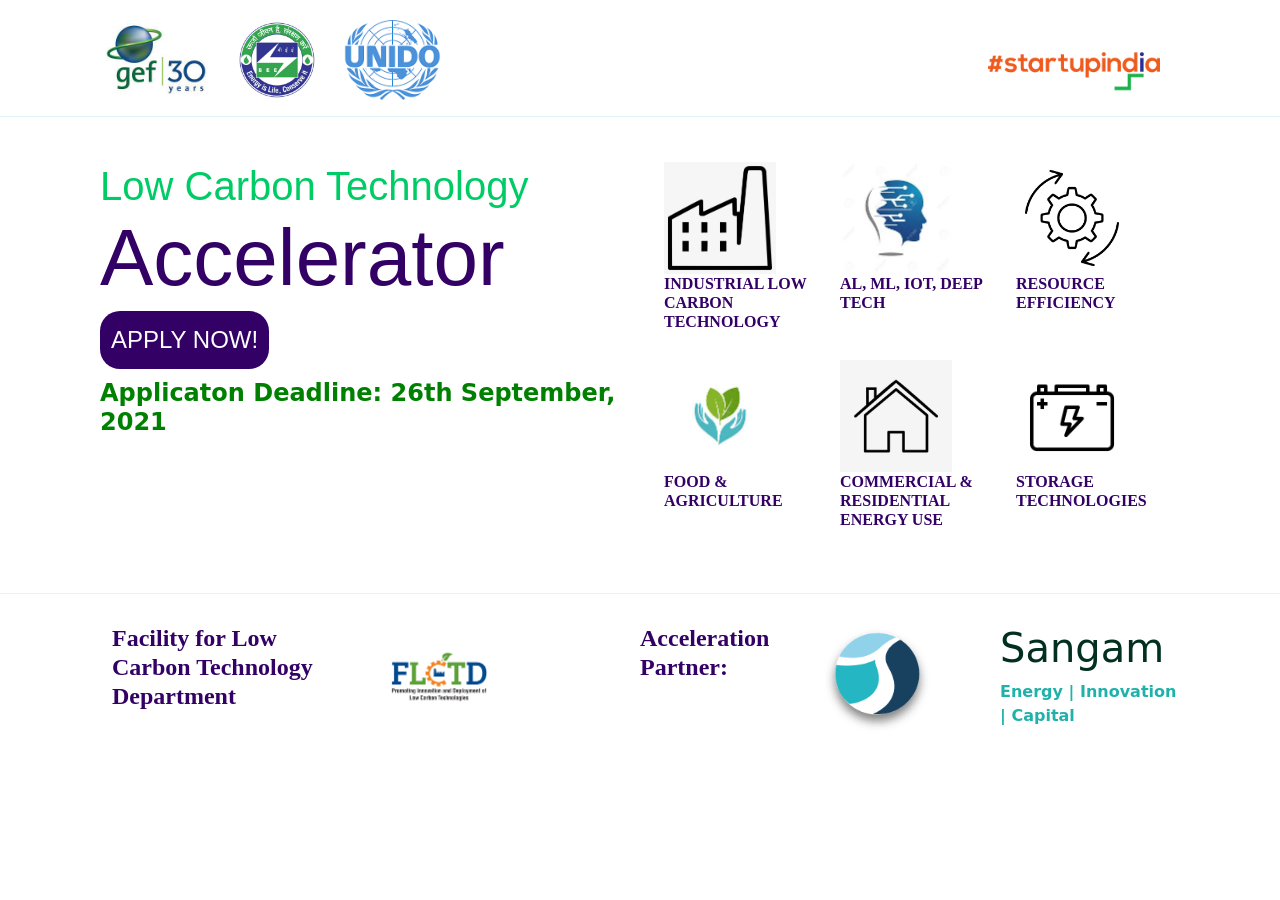
<file: index.html>
<!DOCTYPE html>
<html lang="en">
<head>
    <meta charset="UTF-8">
    <meta http-equiv="X-UA-Compatible" content="IE=edge">
    <meta name="viewport" content="width=device-width, initial-scale=1.0">

    <!--Google Fonts-->
    <link rel="preconnect" href="https://fonts.googleapis.com">
    <link rel="preconnect" href="https://fonts.gstatic.com" crossorigin>
    <link href="https://fonts.googleapis.com/css2?family=Montserrat:wght@200;300;400;500;600&display=swap" rel="stylesheet">
    
     <!--Bootstrap-->
    <script src="https://ajax.googleapis.com/ajax/libs/jquery/2.2.0/jquery.min.js"></script>
    <link href="https://cdn.jsdelivr.net/npm/bootstrap@5.0.2/dist/css/bootstrap.min.css" rel="stylesheet" integrity="sha384-EVSTQN3/azprG1Anm3QDgpJLIm9Nao0Yz1ztcQTwFspd3yD65VohhpuuCOmLASjC" crossorigin="anonymous">
    <script src="https://cdn.jsdelivr.net/npm/bootstrap@5.0.2/dist/js/bootstrap.bundle.min.js" integrity="sha384-MrcW6ZMFYlzcLA8Nl+NtUVF0sA7MsXsP1UyJoMp4YLEuNSfAP+JcXn/tWtIaxVXM" crossorigin="anonymous"></script>
    <link rel="stylesheet" href="style.css">
    <title>#Startupindia</title>
</head>
<body>
    <div class="top-container">
        <img class="gef-logo logo" src="gef.jpg" alt="gef-logo">
        <img class="energy-logo logo" src="energy.jpg" alt="energy-logo">
        <img class="unido-logo logo" src="unido.png" alt="unido-logo">
        <img class="start-India logo" src="Startup-India.png" alt="Startup-India-logo">
    </div>

    <hr style="height: 10px; color: skyblue">
    <div class="middle-container">
        <div class="row">
            <div class="col-lg-6">
                <h2 class="sub-heading-1">Low Carbon Technology</h2>
                <h1 class="main-heading">Accelerator</h1>
                <button class="btn" type="button">APPLY NOW!</button>
                <h3 class="sub-heading-2">Applicaton Deadline: 26th September, 2021</h3>
            </div>

            <div class="col-lg-6">
                <div class="container-fluid">
                    <div class="row">
                        <div class="col-lg-4 icons">
                            <img class="icon-img" src="factory.png" alt="industry-logo">
                            <h3 class="icon-heading">Industrial low carbon Technology</h3>
                        </div>
                        <div class="col-lg-4 icons">
                            <img class="icon-img al" src="Al.jpg" alt="al_logo">
                            <h3 class="icon-heading">Al, Ml, Iot, Deep tech</h3>
                        </div>
                        <div class="col-lg-4 icons">
                            <img class="icon-img" src="resource.png" alt="resorce_logo">
                            <h3 class="icon-heading">Resource Efficiency</h3>
                        </div>
                    </div>
                    <div class="row">
                        <div class="col-lg-4 icons">
                            <img class="icon-img food" src="food.jpg" alt="food_logo">
                            <h3 class="icon-heading">Food & Agriculture</h3>
                        </div>
                        <div class="col-lg-4 icons">
                            <img class="icon-img" src="home.jpg" alt="home-logo">
                            <h3 class="icon-heading">Commercial & Residential energy use</h3>
                        </div>
                        <div class="col-lg-4 icons">
                            <img class="icon-img" src="storage.jpg" alt="storage-logo">
                            <h3 class="icon-heading">Storage Technologies</h3>
                        </div>
                    </div>
                </div>
            </div>
        </div>
    </div><!--end of middle-container-->
  
    <hr style="height: 10px; color: skyblue">

    <div class="grid-container">
        <div class="container-fluid">
            <div class="row">
                <div class="col-lg-6">
                    <div class="row">
                        <div class="col-lg-6">
                            <h2 class="bottom-heading">Facility for Low Carbon Technology Department</h2>
                        </div>
                        <div class="col-lg-6">
                            <img class="flctd-logo" src="flctd.png" alt="flctd-logo">
                        </div>
                    </div>
                </div>
                    
                <div class="col-lg-6">
                    <div class="row">
                        <div class="col-lg-4 footer-info">
                            <h2 class="bottom-heading">Acceleration Partner:</h2>
                        </div>
                        <div class="col-lg-4 footer-info">
                            <img class="sangam_logo" src="sangam.png" alt="sangam-logo">
                        </div>
                        <div class="col-lg-4 footer-info">
                            <h1 class="Sangam">Sangam</h1>
                            <p class="sangam-info">Energy | Innovation | Capital</p>
                        </div>
                    </div>
                </div>           
            </div>
        </div>
    </div>
</body>
</html>
</file>
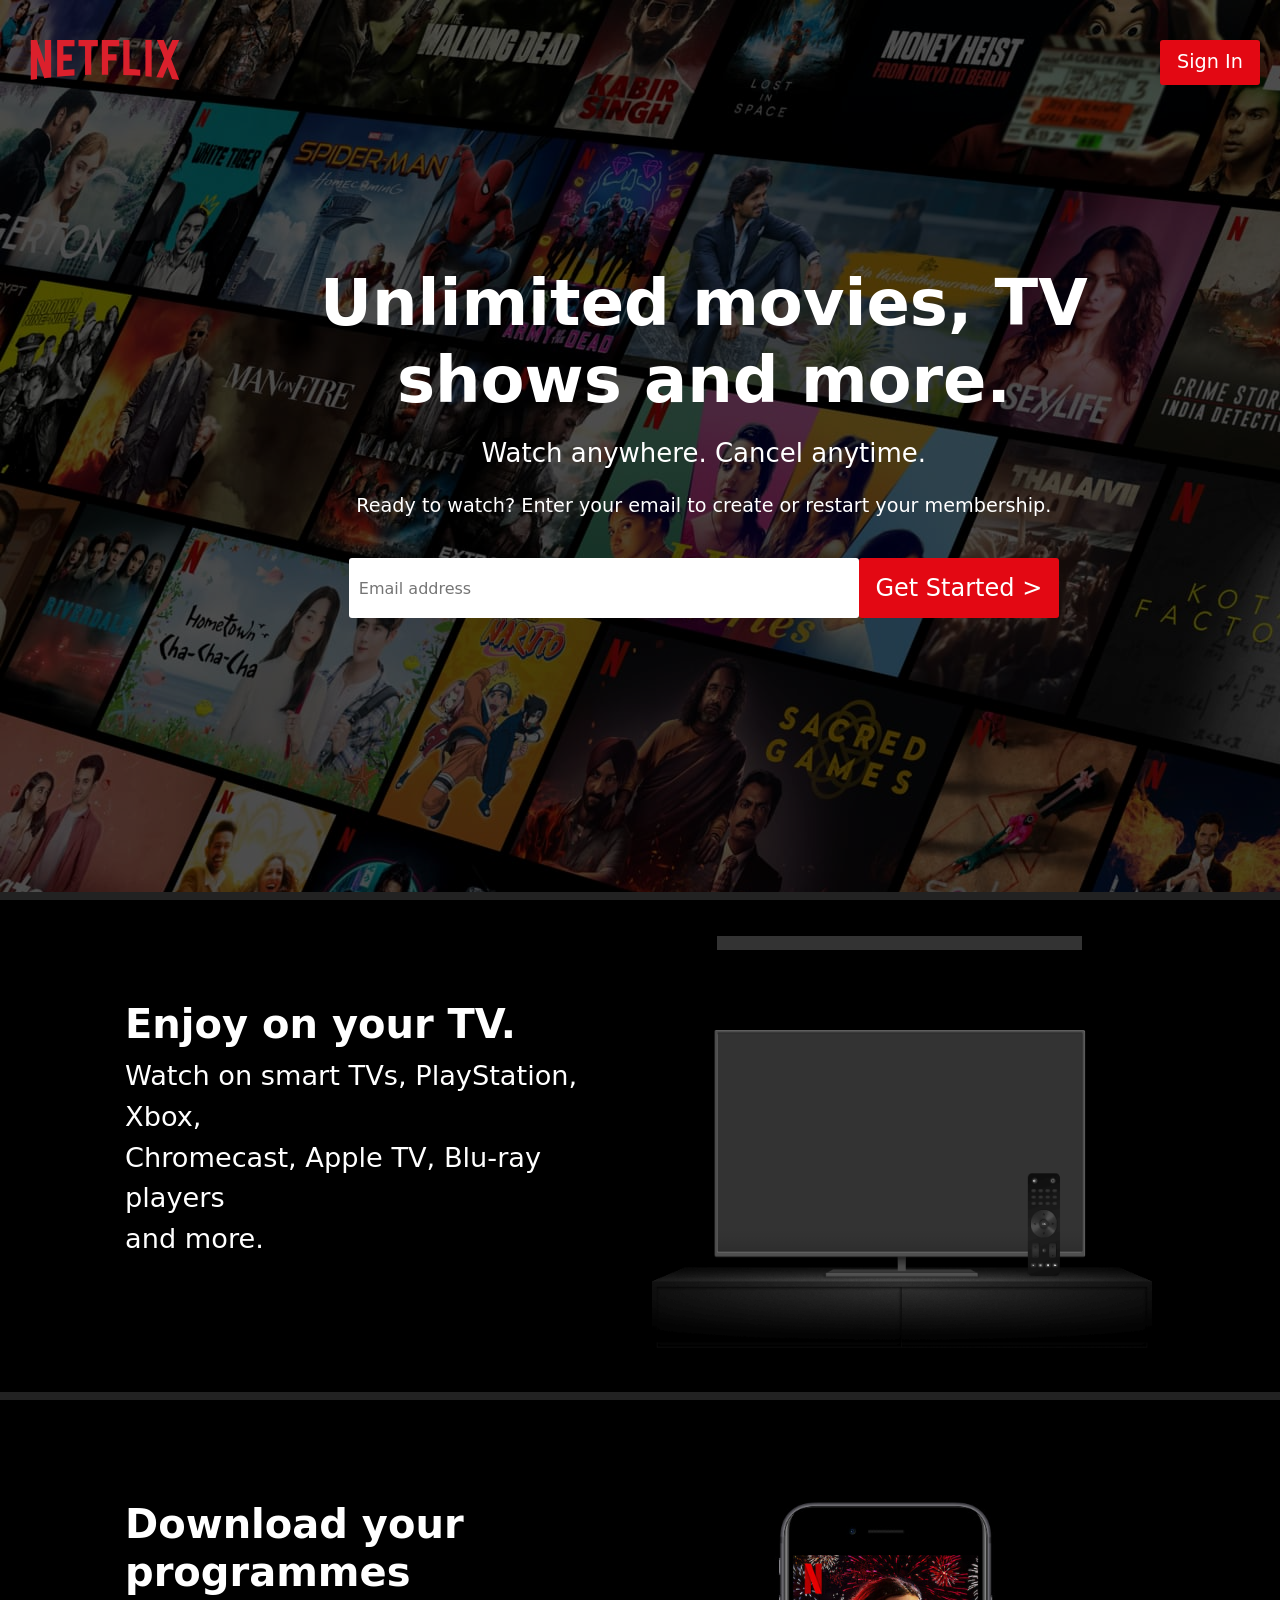
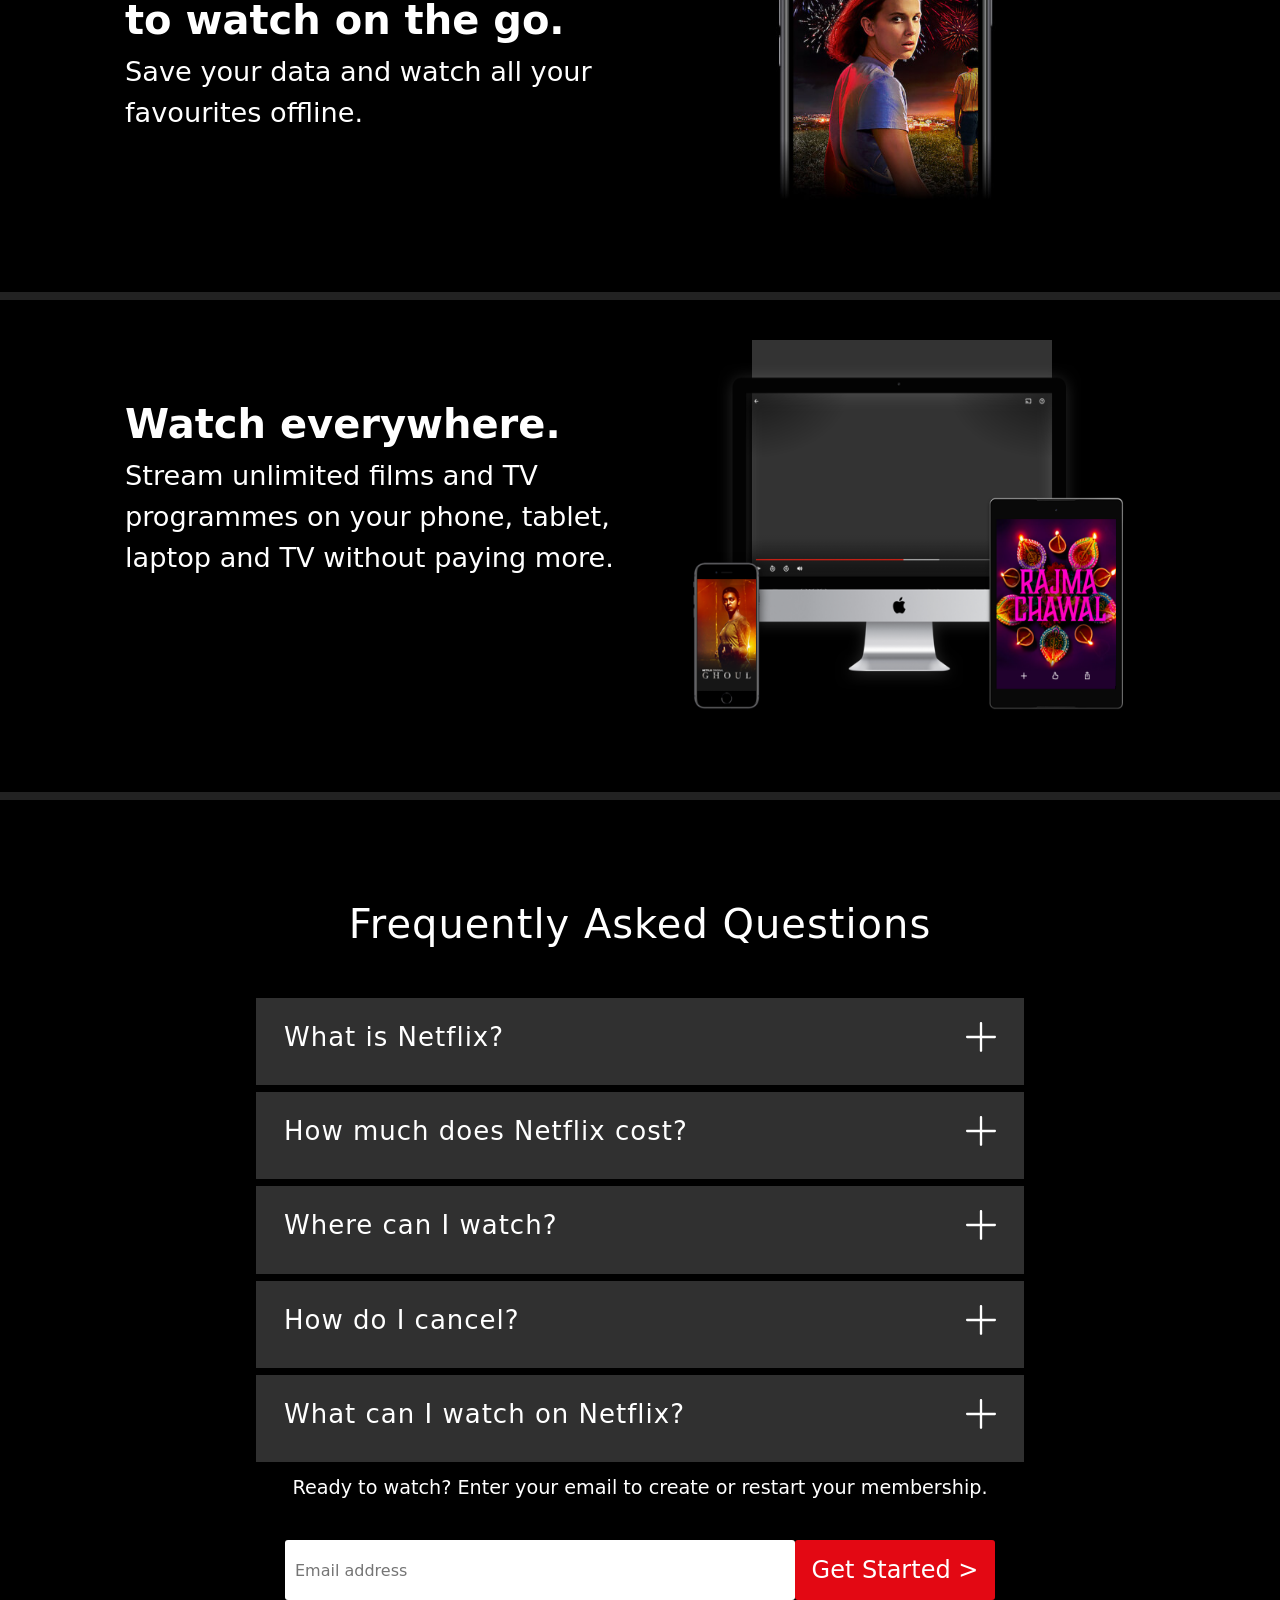
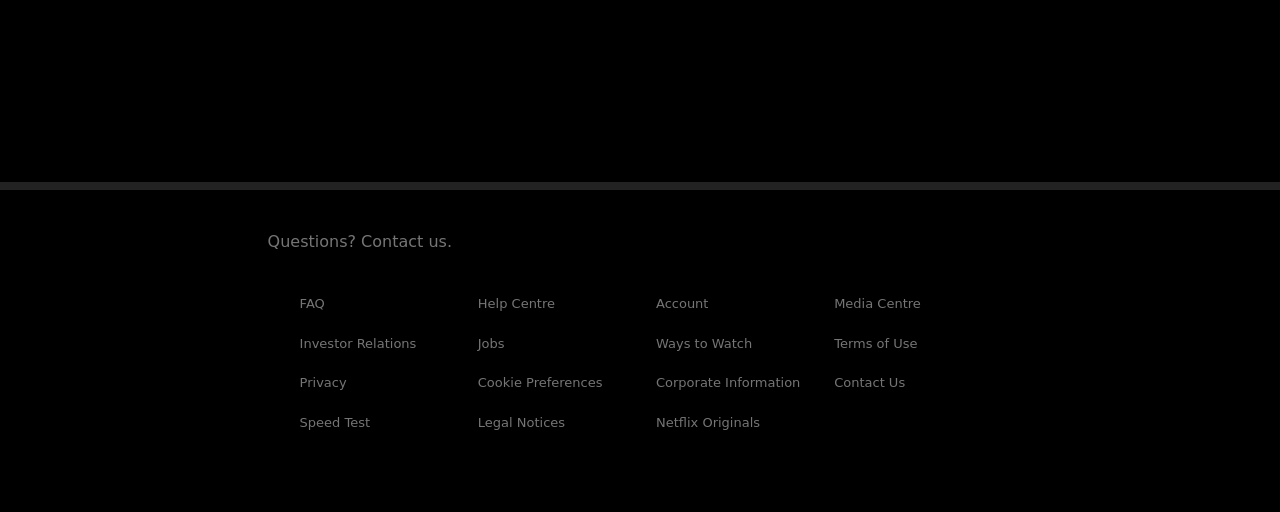
<file: Netflix/index.html>
<!DOCTYPE html>
<html lang="en">
<head>
    <meta charset="UTF-8">
    <meta http-equiv="X-UA-Compatible" content="IE=edge">
    <meta name="viewport" content="width=device-width, initial-scale=1.0">

    <!--Google Fonts-->
    <link rel="preconnect" href="https://fonts.googleapis.com">
    <link rel="preconnect" href="https://fonts.gstatic.com" crossorigin>
    <link href="https://fonts.googleapis.com/css2?family=Montserrat:wght@200;300;400;500;600&display=swap" rel="stylesheet">
    <link rel="stylesheet" href="https://cdnjs.cloudflare.com/ajax/libs/font-awesome/4.7.0/css/font-awesome.min.css">
     <!--Bootstrap-->
    <script src="https://ajax.googleapis.com/ajax/libs/jquery/2.2.0/jquery.min.js"></script>
    <link href="https://cdn.jsdelivr.net/npm/bootstrap@5.0.2/dist/css/bootstrap.min.css" rel="stylesheet" integrity="sha384-EVSTQN3/azprG1Anm3QDgpJLIm9Nao0Yz1ztcQTwFspd3yD65VohhpuuCOmLASjC" crossorigin="anonymous">
    <script src="https://cdn.jsdelivr.net/npm/bootstrap@5.0.2/dist/js/bootstrap.bundle.min.js" integrity="sha384-MrcW6ZMFYlzcLA8Nl+NtUVF0sA7MsXsP1UyJoMp4YLEuNSfAP+JcXn/tWtIaxVXM" crossorigin="anonymous"></script>
    <link rel="stylesheet" href="style.css">
    <link rel="icon" href="netflix-icon.svg">
    <title>Netflix India - Watch TV Shows Online, Watch Movies Online</title>
</head>
<body>
    <div class="top-container">
        <img class="bg" src="bg.jpg" alt="background">
        <div class="header-wrapper">
                <img class="logo" src="netflix.svg" alt="Netflix">
                <form action="signIn.html" method="post">
                    <button  type="submit" class="btn-Sign-In">Sign In</button>
                </form>
        </div>
        <div class="showcase-content">
            <h1 class="heading">Unlimited movies, TV<br> shows and more.</h1>
            <h2 class="sub-heading">Watch anywhere. Cancel anytime.</h2>
            <h4 class="info">Ready to watch? Enter your email to create or restart your membership.</h4>
            <form class="membership" method="POST">
                <input type="email" placeholder="Email address">
                <button type="submit">Get Started ></button>
            </form>
        </div>
    </div>

    <div class="second-container">
        <div class="container-fluid">
            <div class="row">
                <div class="col-lg-6 text1">
                    <h1 class="middle-heading">Enjoy on your TV.</h1>
                    <h2 class="middle-sub-heading">Watch on smart TVs, PlayStation, Xbox,<br> Chromecast, Apple TV, Blu-ray players<br> and more.</h2>
                </div>
                <div class="col-lg-6">
                    <div class="tv-container">
                        <img class="tv" src="tv.png" alt="TV">
                        <video controls="controls autoplay"  autoplay muted loop playsinline width="365" height="400">
                            <source src="video-tv-1.mp4" type="video/mp4">
                        </video>
                    </div>
                </div>
            </div>
        </div>
    </div>
    <div class="second-container">
        <div class="container-fluid">
            <div class="row">
                <div class="col-lg-6 col-xs-12 text1">
                    <h1 class="middle-heading">Download your programmes<br>to watch on the go.</h1>
                    <h2 class="middle-sub-heading">Save your data and watch all your favourites offline.</h2>
                </div>
                <div class="col-lg-6 col-xs-12">
                    <img class="phone" src="phone.jpg" alt="phone">
                </div>
            </div>
        </div>
    </div>
    <div class="second-container">
        <div class="container-fluid">
            <div class="row">
                <div class="col-lg-6 text1">
                    <h1 class="middle-heading">Watch everywhere.</h1>
                    <h2 class="middle-sub-heading">Stream unlimited films and TV programmes on your phone, tablet, laptop and TV without paying more.</h2>
                </div>
                <div class="col-lg-6">
                    <div class="tv-container2">
                        <img class="tv" src="tv2.png" alt="TV2">
                        <video controls="controls autoplay"  autoplay muted loop playsinline width="300" height="400">
                            <source src="video2.mp4" type="video/mp4">
                        </video>
                    </div>
                </div>
            </div>
        </div>
    </div>

    <section class="questions">
        <div class="faq_head">
            <h1>Frequently Asked Questions</h1>
        </div>
        <div class="collapsible-menu">
            <button type="button" class="collapsible">
                <h3>
                    What is Netflix?
                </h3>
                <img src="plus.svg" class="expand_icon">
            </button>
            <div class="content">
                <p>Netflix is a streaming service that offers a wide variety of award-winning TV shows, movies, anime,
                    documentaries and more – on thousands of internet-connected devices.
                </p><br>

                <p>You can watch as much as you want, whenever you want, without a single ad – all for one low monthly
                    price. There's always something new to discover, and new TV shows and movies are added every week!
                </p>
            </div>
        </div>
        <div class="collapsible-menu">
            <button type="button" class="collapsible">
                <h3>
                    How much does Netflix cost?
                </h3>
                <img src="plus.svg" class="expand_icon">
            </button>
            <div class="content">
                <p>Watch Netflix on your smartphone, tablet, Smart TV, laptop, or streaming device, all for one fixed
                    monthly fee. Plans range from ₹ 199 to ₹ 799 a month. No extra costs, no contracts.
                </p>
            </div>
        </div>
        <div class="collapsible-menu">
            <button type="button" class="collapsible">
                <h3>
                    Where can I watch?
                </h3>
                <img src="plus.svg" class="expand_icon">
            </button>
            <div class="content">
                <p>Watch anywhere, anytime, on an unlimited number of devices. Sign in with your Netflix account to
                    watch instantly on the web at netflix.com from your personal computer or on any internet-connected
                    device that offers the Netflix app, including smart TVs, smartphones, tablets, streaming media
                    players and game consoles.
                </p><br>

                <p>You can also download your favourite shows with the iOS, Android, or Windows 10 app. Use downloads to
                    watch while you're on the go and without an internet connection. Take Netflix with you anywhere.
                </p>
            </div>
        </div>
        <div class="collapsible-menu">
            <button type="button" class="collapsible">
                <h3>
                    How do I cancel?
                </h3>
                <img src="plus.svg" class="expand_icon">
            </button>
            <div class="content">
                <p>Netflix is flexible. There are no annoying contracts and no commitments. You can easily cancel your
                    account online in two clicks. There are no cancellation fees – start or stop your account anytime.
                </p>
            </div>
        </div>
        <div class="collapsible-menu">
            <button type="button" class="collapsible">
                <h3>
                    What can I watch on Netflix?
                </h3>
                <img src="plus.svg" class="expand_icon">
            </button>
            <div class="content">
                <p>Netflix has an extensive library of feature films, documentaries, TV shows, anime, award-winning
                    Netflix originals, and more. Watch as much as you want, anytime you want.</p>
            </div>
        </div>
        <h4 class="info">Ready to watch? Enter your email to create or restart your membership.</h4>
            <form class="membership" method="POST">
                <input type="email" placeholder="Email address">
                <button type="submit">Get Started ></button>
            </form>
    </section>

    <footer>
        <p>Questions? Contact us.</p>
        <ul class="footer-elements">
            <li class="footer-element">
                <a href="#"><span>FAQ</span></a>
            </li>
            <li class="footer-element">
                <a href="#"><span>Help Centre</span></a>
            </li>
            <li class="footer-element">
                <a href="#"><span>Account</span></a>
            </li>
            <li class="footer-element">
                <a href="#"><span>Media Centre</span></a>
            </li>
            <li class="footer-element">
                <a href="#"><span>Investor Relations</span></a>
            </li>
            <li class="footer-element">
                <a href="#"><span>Jobs</span></a>
            </li>
            <li class="footer-element">
                <a href="#"><span>Ways to Watch</span></a>
            </li>
            <li class="footer-element">
                <a href="#"><span>Terms of Use</span></a>
            </li>
            <li class="footer-element">
                <a href="#"><span>Privacy</span></a>
            </li>
            <li class="footer-element">
                <a href="#"><span>Cookie Preferences</span></a>
            </li>
            <li class="footer-element">
                <a href="#"><span>Corporate Information</span></a>
            </li>
            <li class="footer-element">
                <a href="#"><span>Contact Us</span></a>
            </li>
            <li class="footer-element">
                <a href="#"><span>Speed Test</span></a>
            </li>
            <li class="footer-element">
                <a href="#"><span>Legal Notices</span></a>
            </li>
            <li class="footer-element">
                <a href="#"><span>Netflix Originals</span></a>
            </li>
        </ul>
    </footer>

    <script src="script.js"></script>
</body>
</file>
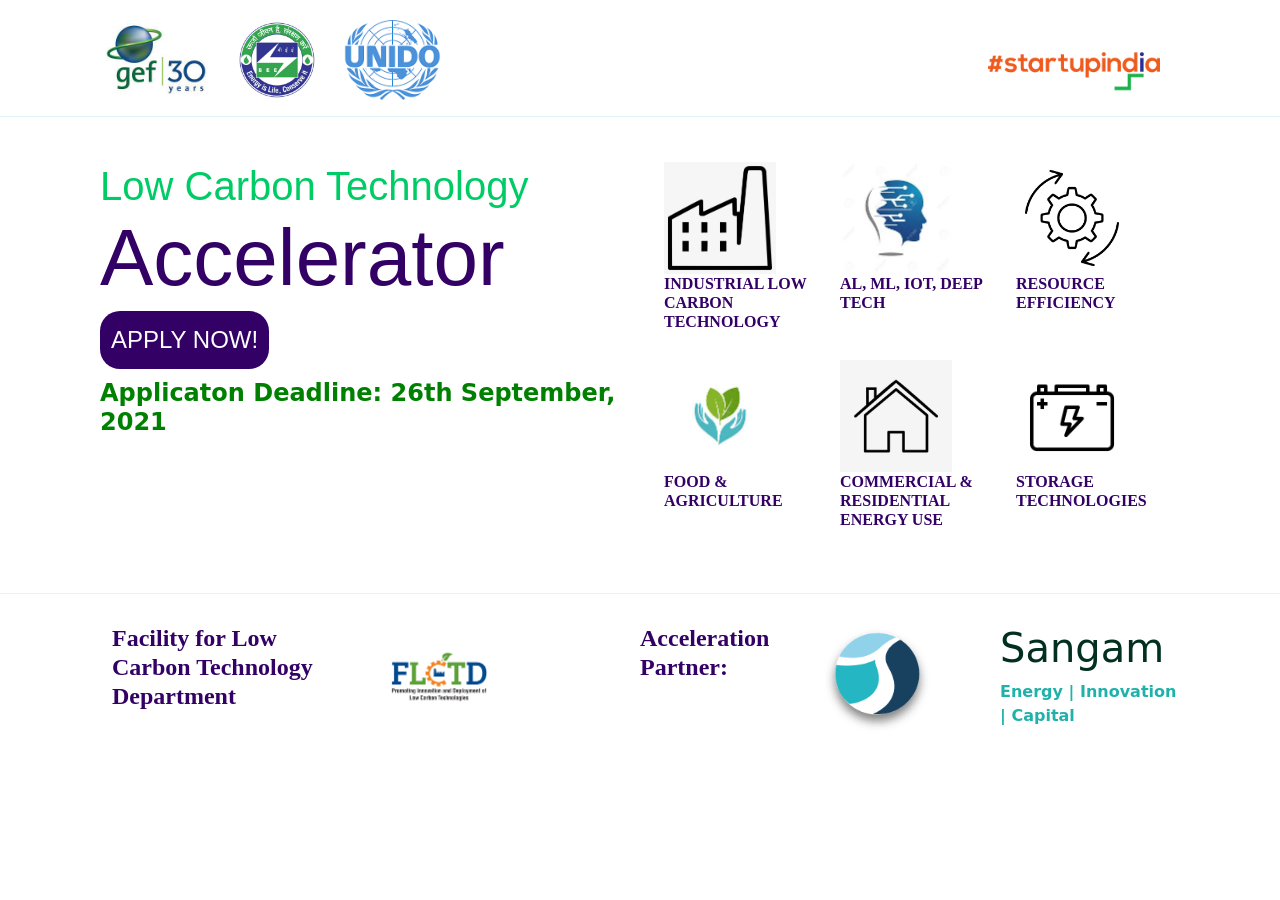
<file: project2/index.html>
<!DOCTYPE html>
<html lang="en">
<head>
    <meta charset="UTF-8">
    <meta http-equiv="X-UA-Compatible" content="IE=edge">
    <meta name="viewport" content="width=device-width, initial-scale=1.0">

    <!--Google Fonts-->
    <link rel="preconnect" href="https://fonts.googleapis.com">
    <link rel="preconnect" href="https://fonts.gstatic.com" crossorigin>
    <link href="https://fonts.googleapis.com/css2?family=Montserrat:wght@200;300;400;500;600&display=swap" rel="stylesheet">
    
     <!--Bootstrap-->
    <script src="https://ajax.googleapis.com/ajax/libs/jquery/2.2.0/jquery.min.js"></script>
    <link href="https://cdn.jsdelivr.net/npm/bootstrap@5.0.2/dist/css/bootstrap.min.css" rel="stylesheet" integrity="sha384-EVSTQN3/azprG1Anm3QDgpJLIm9Nao0Yz1ztcQTwFspd3yD65VohhpuuCOmLASjC" crossorigin="anonymous">
    <script src="https://cdn.jsdelivr.net/npm/bootstrap@5.0.2/dist/js/bootstrap.bundle.min.js" integrity="sha384-MrcW6ZMFYlzcLA8Nl+NtUVF0sA7MsXsP1UyJoMp4YLEuNSfAP+JcXn/tWtIaxVXM" crossorigin="anonymous"></script>
    <link rel="stylesheet" href="style.css">
    <title>#Startupindia</title>
</head>
<body>
    <div class="top-container">
        <img class="gef-logo logo" src="gef.jpg" alt="gef-logo">
        <img class="energy-logo logo" src="energy.jpg" alt="energy-logo">
        <img class="unido-logo logo" src="unido.png" alt="unido-logo">
        <img class="start-India logo" src="Startup-India.png" alt="Startup-India-logo">
    </div>

    <hr style="height: 10px; color: skyblue">
    <div class="middle-container">
        <div class="row">
            <div class="col-lg-6">
                <h2 class="sub-heading-1">Low Carbon Technology</h2>
                <h1 class="main-heading">Accelerator</h1>
                <button class="btn" type="button">APPLY NOW!</button>
                <h3 class="sub-heading-2">Applicaton Deadline: 26th September, 2021</h3>
            </div>

            <div class="col-lg-6">
                <div class="container-fluid">
                    <div class="row">
                        <div class="col-lg-4 icons">
                            <img class="icon-img" src="factory.png" alt="industry-logo">
                            <h3 class="icon-heading">Industrial low carbon Technology</h3>
                        </div>
                        <div class="col-lg-4 icons">
                            <img class="icon-img al" src="Al.jpg" alt="al_logo">
                            <h3 class="icon-heading">Al, Ml, Iot, Deep tech</h3>
                        </div>
                        <div class="col-lg-4 icons">
                            <img class="icon-img" src="resource.png" alt="resorce_logo">
                            <h3 class="icon-heading">Resource Efficiency</h3>
                        </div>
                    </div>
                    <div class="row">
                        <div class="col-lg-4 icons">
                            <img class="icon-img food" src="food.jpg" alt="food_logo">
                            <h3 class="icon-heading">Food & Agriculture</h3>
                        </div>
                        <div class="col-lg-4 icons">
                            <img class="icon-img" src="home.jpg" alt="home-logo">
                            <h3 class="icon-heading">Commercial & Residential energy use</h3>
                        </div>
                        <div class="col-lg-4 icons">
                            <img class="icon-img" src="storage.jpg" alt="storage-logo">
                            <h3 class="icon-heading">Storage Technologies</h3>
                        </div>
                    </div>
                </div>
            </div>
        </div>
    </div><!--end of middle-container-->
  
    <hr style="height: 10px; color: skyblue">

    <div class="grid-container">
        <div class="container-fluid">
            <div class="row">
                <div class="col-lg-6">
                    <div class="row">
                        <div class="col-lg-6">
                            <h2 class="bottom-heading">Facility for Low Carbon Technology Department</h2>
                        </div>
                        <div class="col-lg-6">
                            <img class="flctd-logo" src="flctd.png" alt="flctd-logo">
                        </div>
                    </div>
                </div>
                    
                <div class="col-lg-6">
                    <div class="row">
                        <div class="col-lg-4 footer-info">
                            <h2 class="bottom-heading">Acceleration Partner:</h2>
                        </div>
                        <div class="col-lg-4 footer-info">
                            <img class="sangam_logo" src="sangam.png" alt="sangam-logo">
                        </div>
                        <div class="col-lg-4 footer-info">
                            <h1 class="Sangam">Sangam</h1>
                            <p class="sangam-info">Energy | Innovation | Capital</p>
                        </div>
                    </div>
                </div>           
            </div>
        </div>
    </div>
</body>
</html>
</file>
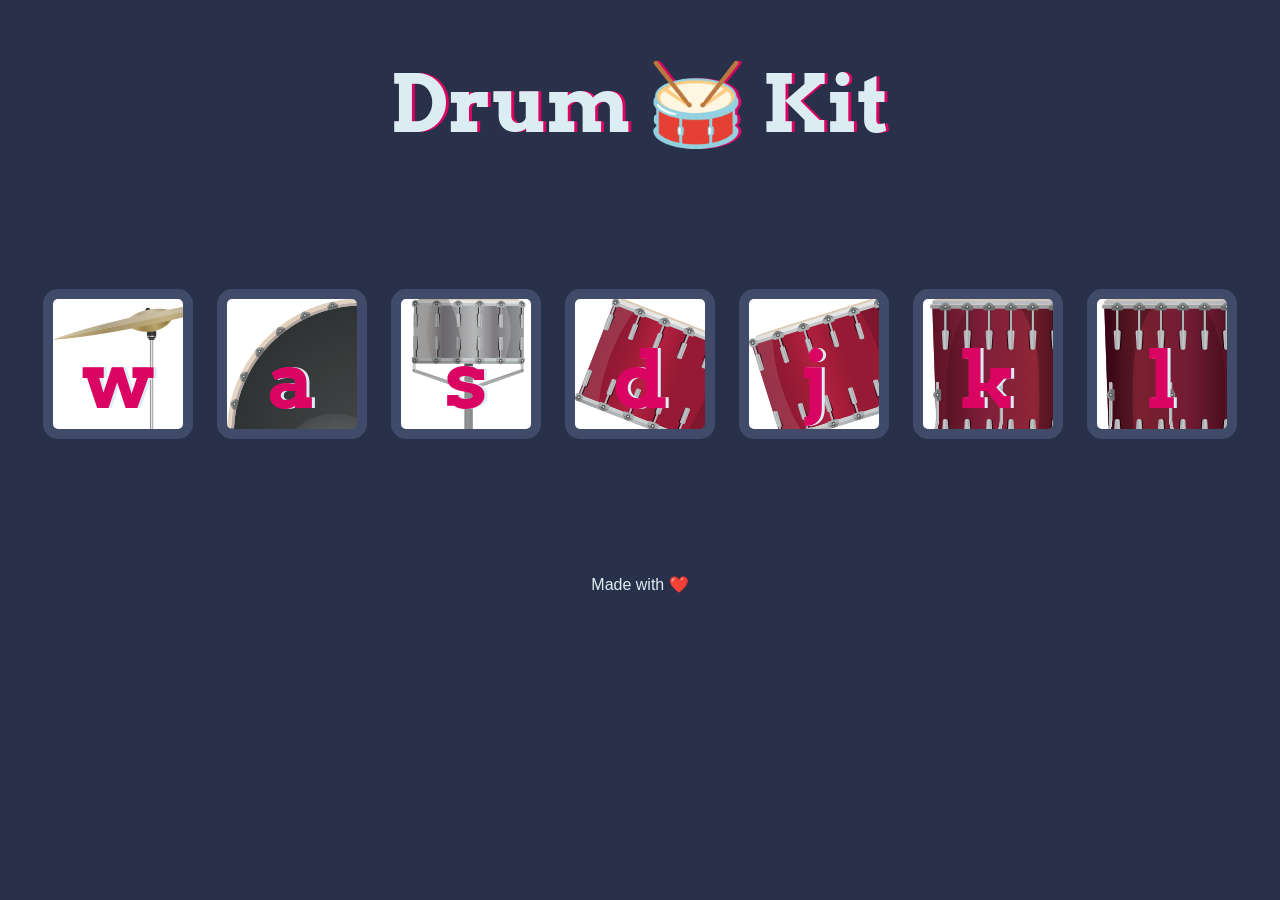
<file: project3/index.html>
<!DOCTYPE html>
<html lang="en" dir="ltr">

<head>
  <meta charset="utf-8">
  <title>Drum Kit</title>
  <link rel="stylesheet" href="styles.css">
  <link href="https://fonts.googleapis.com/css?family=Arvo" rel="stylesheet">
</head>

<body>

  <h1 id="title">Drum 🥁 Kit</h1>
  <div class="set">
    <button class="w drum">w</button>
    <button class="a drum">a</button>
    <button class="s drum">s</button>
    <button class="d drum">d</button>
    <button class="j drum">j</button>
    <button class="k drum">k</button>
    <button class="l drum">l</button>
  </div>

  <script src="index.js" charset="utf-8"></script>
</body>

<footer>
  Made with ❤️
</footer>

</html>
</file>
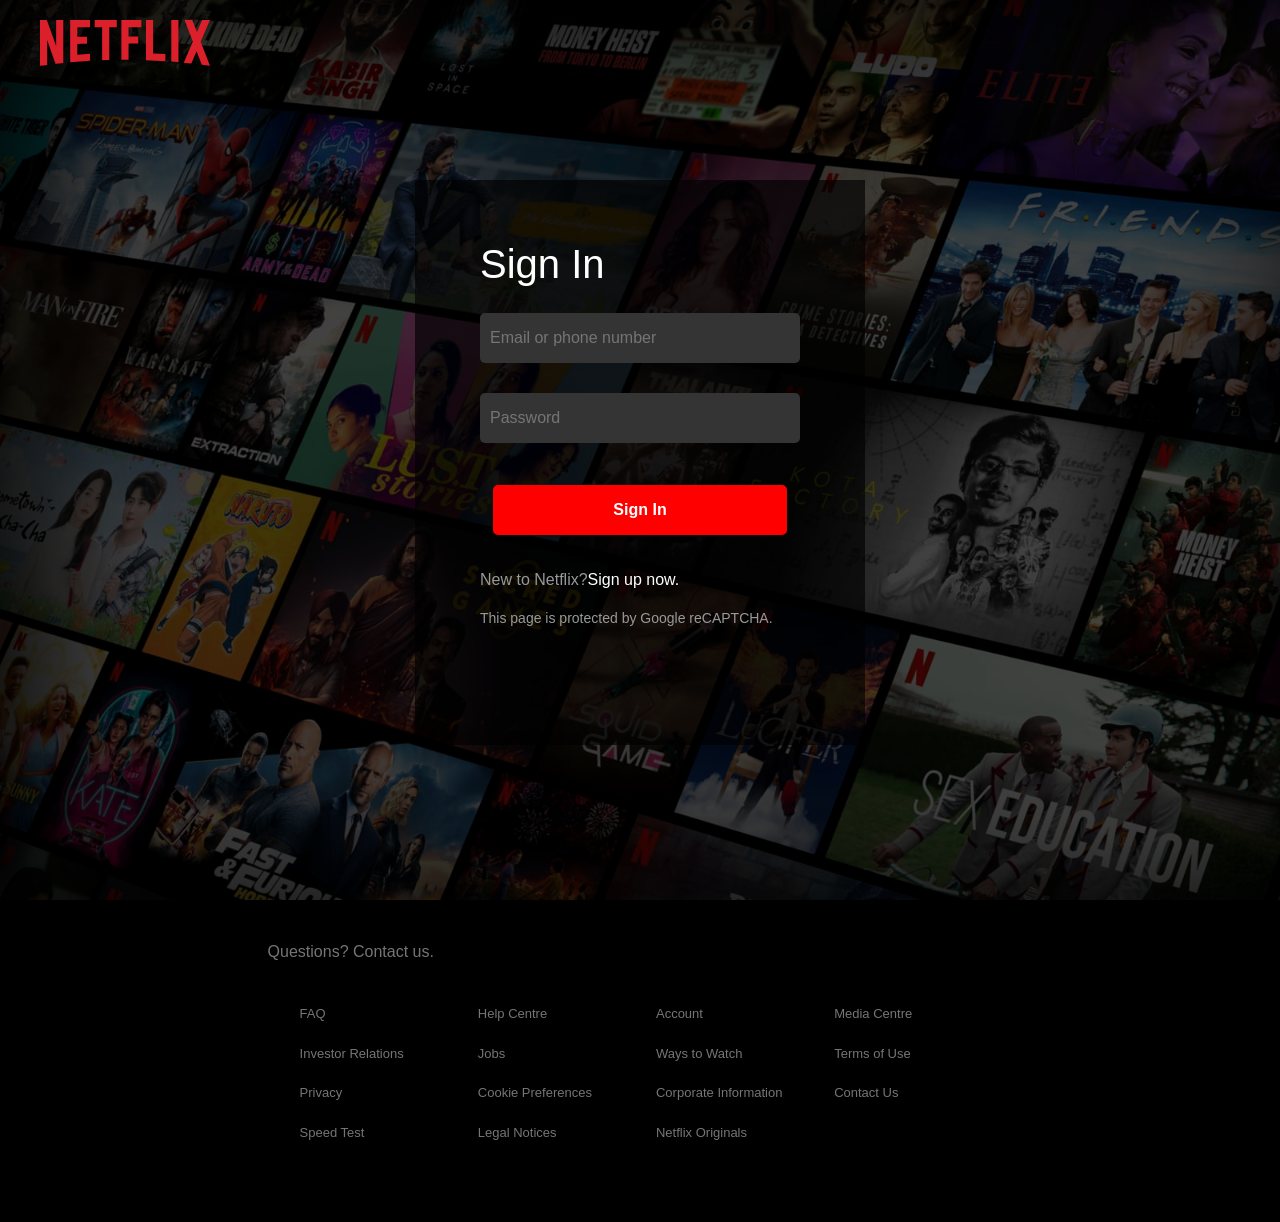
<file: Netflix/signIn.html>
<!DOCTYPE html>
<html lang="en">
<head>
    <meta charset="UTF-8">
    <meta http-equiv="X-UA-Compatible" content="IE=edge">
    <meta name="viewport" content="width=device-width, initial-scale=1.0">

    <!--Google Fonts-->
    <link rel="preconnect" href="https://fonts.googleapis.com">
    <link rel="preconnect" href="https://fonts.gstatic.com" crossorigin>
    <link href="https://fonts.googleapis.com/css2?family=Montserrat:wght@200;300;400;500;600&display=swap" rel="stylesheet">
    <link rel="stylesheet" href="https://cdnjs.cloudflare.com/ajax/libs/font-awesome/4.7.0/css/font-awesome.min.css">
     <!--Bootstrap-->
    <script src="https://ajax.googleapis.com/ajax/libs/jquery/2.2.0/jquery.min.js"></script>
    <link href="https://cdn.jsdelivr.net/npm/bootstrap@5.0.2/dist/css/bootstrap.min.css" rel="stylesheet" integrity="sha384-EVSTQN3/azprG1Anm3QDgpJLIm9Nao0Yz1ztcQTwFspd3yD65VohhpuuCOmLASjC" crossorigin="anonymous">
    <script src="https://cdn.jsdelivr.net/npm/bootstrap@5.0.2/dist/js/bootstrap.bundle.min.js" integrity="sha384-MrcW6ZMFYlzcLA8Nl+NtUVF0sA7MsXsP1UyJoMp4YLEuNSfAP+JcXn/tWtIaxVXM" crossorigin="anonymous"></script>
    <link rel="stylesheet" href="signIn.css">
    <link rel="icon" href="netflix-icon.svg">
    <title>Netflix</title>
</head>
<body>
    <header class="showcase">
        <div class="header-wrapper">
            <form method="post" action="index.html">
                <a href="index.html"><img class="logo" src="netflix.svg" alt="Netflix"></a>
            </form>
        </div>
        <div class="showcase-content">
            <div class="formm">
                <form action="signUp.html" method="post">
                    <h1>Sign In</h1>
                    <div class="info">
                        <input class="email" type="email" placeholder="Email or phone number"> <br>
                        <input class="email" type="password" placeholder="Password">
                    </div>

                    <div class="btn">
                       <button class="btn-primary" type="submit">Sign In</button>
                    </div>

                    <div class="user">
                        <div>
                            <p>New to Netflix?</p>
                        </div>
                        <a href="signUp.html">Sign up now.</a>
                    </div>
                    <div class="captcha">
                        <p>This page is protected by Google reCAPTCHA.</p>
                    </div>
                </form>
            
            </div>
        </div>           
    </header>

    <footer>
        <p>Questions? Contact us.</p>
        <ul class="footer-elements">
            <li class="footer-element">
                <a href="#"><span>FAQ</span></a>
            </li>
            <li class="footer-element">
                <a href="#"><span>Help Centre</span></a>
            </li>
            <li class="footer-element">
                <a href="#"><span>Account</span></a>
            </li>
            <li class="footer-element">
                <a href="#"><span>Media Centre</span></a>
            </li>
            <li class="footer-element">
                <a href="#"><span>Investor Relations</span></a>
            </li>
            <li class="footer-element">
                <a href="#"><span>Jobs</span></a>
            </li>
            <li class="footer-element">
                <a href="#"><span>Ways to Watch</span></a>
            </li>
            <li class="footer-element">
                <a href="#"><span>Terms of Use</span></a>
            </li>
            <li class="footer-element">
                <a href="#"><span>Privacy</span></a>
            </li>
            <li class="footer-element">
                <a href="#"><span>Cookie Preferences</span></a>
            </li>
            <li class="footer-element">
                <a href="#"><span>Corporate Information</span></a>
            </li>
            <li class="footer-element">
                <a href="#"><span>Contact Us</span></a>
            </li>
            <li class="footer-element">
                <a href="#"><span>Speed Test</span></a>
            </li>
            <li class="footer-element">
                <a href="#"><span>Legal Notices</span></a>
            </li>
            <li class="footer-element">
                <a href="#"><span>Netflix Originals</span></a>
            </li>
        </ul>
    </footer>

    <script src="script.js"></script>
</body>
</html>
</file>
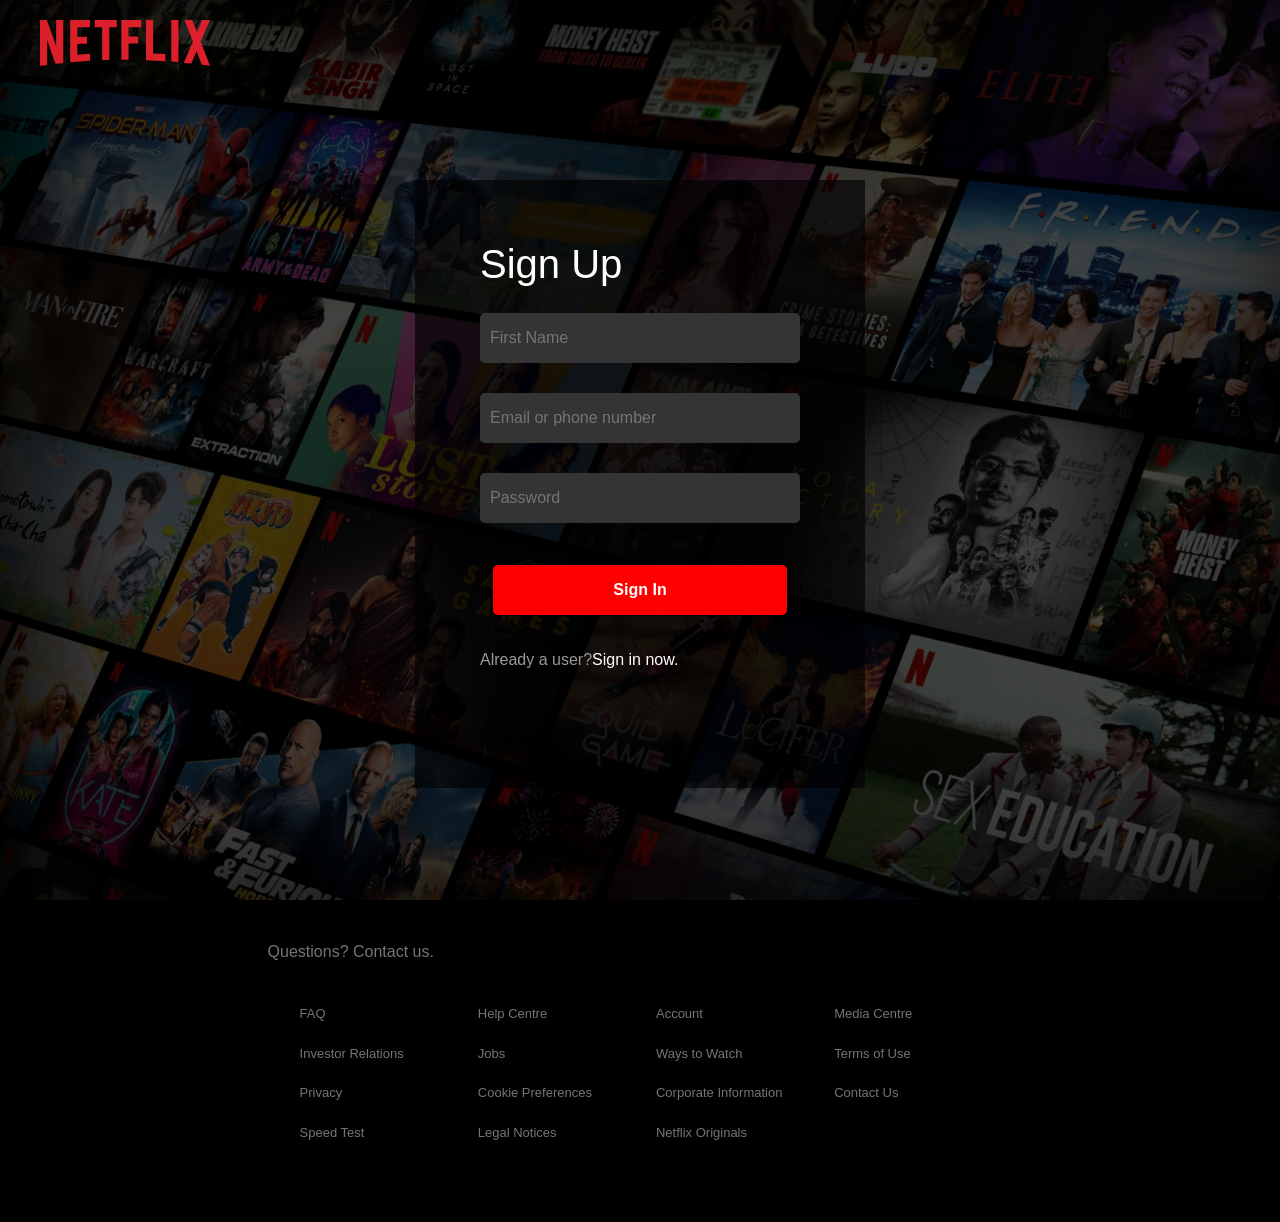
<file: Netflix/signUp.html>
<!DOCTYPE html>
<html lang="en">
<head>
    <meta charset="UTF-8">
    <meta http-equiv="X-UA-Compatible" content="IE=edge">
    <meta name="viewport" content="width=device-width, initial-scale=1.0">

    <!--Google Fonts-->
    <link rel="preconnect" href="https://fonts.googleapis.com">
    <link rel="preconnect" href="https://fonts.gstatic.com" crossorigin>
    <link href="https://fonts.googleapis.com/css2?family=Montserrat:wght@200;300;400;500;600&display=swap" rel="stylesheet">
    <link rel="stylesheet" href="https://cdnjs.cloudflare.com/ajax/libs/font-awesome/4.7.0/css/font-awesome.min.css">
     <!--Bootstrap-->
    <script src="https://ajax.googleapis.com/ajax/libs/jquery/2.2.0/jquery.min.js"></script>
    <link href="https://cdn.jsdelivr.net/npm/bootstrap@5.0.2/dist/css/bootstrap.min.css" rel="stylesheet" integrity="sha384-EVSTQN3/azprG1Anm3QDgpJLIm9Nao0Yz1ztcQTwFspd3yD65VohhpuuCOmLASjC" crossorigin="anonymous">
    <script src="https://cdn.jsdelivr.net/npm/bootstrap@5.0.2/dist/js/bootstrap.bundle.min.js" integrity="sha384-MrcW6ZMFYlzcLA8Nl+NtUVF0sA7MsXsP1UyJoMp4YLEuNSfAP+JcXn/tWtIaxVXM" crossorigin="anonymous"></script>
    <link rel="stylesheet" href="signUp.css">
    <link rel="icon" href="netflix-icon.svg">
    <title>Netflix</title>
</head>
<body>
    <header class="showcase">
        <div class="header-wrapper">
            <form method="post" action="index.html">
                <a href="index.html"><img class="logo" src="netflix.svg" alt="Netflix"></a>
            </form>
        </div>
        <div class="showcase-content">
            <div class="formm">
                <form>
                    <h1>Sign Up</h1>
                    <div class="info">
                        <input class="email" type="name" placeholder="First Name"><br>
                        <input class="email" type="email" placeholder="Email or phone number"> <br>
                        <input class="email" type="password" placeholder="Password">
                    </div>

                    <div class="btn">
                       <button class="btn-primary" type="submit">Sign In</button>
                    </div>

                    <div class="user">
                        <div>
                            <p>Already a user?</p>   
                        </div>
                            <a href="signIn.html">Sign in now.</a>
                    </div>
                </form>
            
            </div>
        </div>           
    </header>

    <footer>
        <p>Questions? Contact us.</p>
        <ul class="footer-elements">
            <li class="footer-element">
                <a href="#"><span>FAQ</span></a>
            </li>
            <li class="footer-element">
                <a href="#"><span>Help Centre</span></a>
            </li>
            <li class="footer-element">
                <a href="#"><span>Account</span></a>
            </li>
            <li class="footer-element">
                <a href="#"><span>Media Centre</span></a>
            </li>
            <li class="footer-element">
                <a href="#"><span>Investor Relations</span></a>
            </li>
            <li class="footer-element">
                <a href="#"><span>Jobs</span></a>
            </li>
            <li class="footer-element">
                <a href="#"><span>Ways to Watch</span></a>
            </li>
            <li class="footer-element">
                <a href="#"><span>Terms of Use</span></a>
            </li>
            <li class="footer-element">
                <a href="#"><span>Privacy</span></a>
            </li>
            <li class="footer-element">
                <a href="#"><span>Cookie Preferences</span></a>
            </li>
            <li class="footer-element">
                <a href="#"><span>Corporate Information</span></a>
            </li>
            <li class="footer-element">
                <a href="#"><span>Contact Us</span></a>
            </li>
            <li class="footer-element">
                <a href="#"><span>Speed Test</span></a>
            </li>
            <li class="footer-element">
                <a href="#"><span>Legal Notices</span></a>
            </li>
            <li class="footer-element">
                <a href="#"><span>Netflix Originals</span></a>
            </li>
        </ul>
    </footer>

    <script src="script.js"></script>
</body>
</html>
</file>
<file: style.css>
body{
    margin: 0;
}
.top-container{
    background-color: #fff;
    padding: 20px 100px;
    padding-bottom: 0px;
}
.logo{
    height: 5rem;
    padding-right: 20px;
}

.start-India{
    float:right;
    height: 6rem;
}

.middle-container{
    padding: 20px 100px;
}
.sub-heading-1{
    color: #00CC66;
    font-size: 2.5rem;
    font-weight: lighter;
    font-family: 'Montserrat-Dark', sans-serif;
    margin: 0;
}
.main-heading{
    color: #330066;
    font-size: 5rem;
    margin: 0;
    font-family: 'Montserrat-Dark', sans-serif;
    opacity: 1;
    padding-bottom: 5px;
}
.btn {
    background: #330066;
    background-image: -webkit-linear-gradient(top, #330066, #330066);
    background-image: -moz-linear-gradient(top, #330066, #330066);
    background-image: -ms-linear-gradient(top, #330066, #330066);
    background-image: -o-linear-gradient(top, #330066, #330066);
    background-image: -webkit-gradient(to bottom, #330066, #330066);
    -webkit-border-radius: 20px;
    -moz-border-radius: 20px;
    border-radius: 20px;
    color: #FFFFFF;
    font-family: Helvetica;
    font-size: 1.5rem;
    font-weight: 100;
    padding: 10px;
    text-decoration: none;
    display: inline-block;
    cursor: pointer;
    text-align: center;
 }
 
 .btn:hover {
    border: solid #337FED 1px;
    background: #330066;
    background-image: -webkit-linear-gradient(top, #330066, #3D94F6);
    background-image: -moz-linear-gradient(top, #330066, #3D94F6);
    background-image: -ms-linear-gradient(top, #330066, #3D94F6);
    background-image: -o-linear-gradient(top, #330066, #3D94F6);
    background-image: -webkit-gradient(to bottom, #330066, #3D94F6);
    -webkit-border-radius: 20px;
    -moz-border-radius: 20px;
    border-radius: 20px;
    text-decoration: none;
 }

.sub-heading-2{
    color: green;
    font-size: 1.5rem;
    font-weight: bold;
    padding-top: 10px;
    margin: 0;
}

.icons{
    padding-right: 20px;
    padding-bottom: 20px;
    grid-template-columns: 5px;
}
.icon-img{
    background-color: #fff;
    height: 7rem;
}
.icon-heading{
    font-family: 'Montserrat-Light';
    font-size: 1rem;
    font-weight: bold;
    color:#330066;
    text-transform: uppercase;
}
.grid-container{
    padding: 5px 100px;
}
.grid-container > div{
    grid-column-gap: 5px;
}
.bottom-heading{
    color:#330066;
    font-family: "Montserrat-Dark";
    font-weight: bold;
    font-size: 1.5rem;
    margin: 0;
    padding: 0px;
}

.footer-info{
    padding: 0px;
}
.flctd-logo{
    height: 7rem;
    vertical-align: top;
}
.sangam_logo{
    height: 7rem;
    vertical-align: top;
    padding: 0px;
}
.Sangam{
    color: #023020;
}
.sangam-info{
    color: #20b2aa;
    font-weight: bold;
}

@media(max-width: 992px){
    body{
        text-align: center;
    }
    .sub-heading-2{
        padding-bottom: 20px;
    }
    .icons{
        width: 30%;
        float: right;
    }
    .sangam_logo{
        padding-left: 150px;
    }
}
@media(max-width: 752px){
    .top-container{
        padding-left: 0px;
        padding-right: 0px;
    }
    .icons{
        width: 100%;
    }
   
}
</file>
<file: Netflix/style.css>
body{
    padding: 0px;
    background-color: black;
    color: #fff;
}
.top-container{
    width: 100%;
    height: 900px;
    overflow: hidden;
    border-bottom: 8px solid #222;
}

.bg{
    object-fit: cover;
    opacity: 0.4;
}

.header-wrapper{
    padding:20px 20px;
    width: 100%;
    margin: 0 auto;
    position: absolute;
    top:20px;
    display: flex;
    justify-content: space-between;

}

.logo{
    height: 40px;
    width: 170px;
}
.btn-Sign-In{
    width: 100px;
    height: 45px;
    text-decoration: none;
    border: none;
    border-radius: 3px;
    color: white;
    background-color: #E30813;
    font-size: 1.2rem;
}

.showcase-content{
    padding-top:40px;
    position:absolute;
    top:25%;
    left:25%;
}

h1,h2,h4{
    color: #fff;
    text-align: center;
}

.heading{
    font-size: 4rem;
    font-weight: bold;
}

.sub-heading{
    font-size: 1.625rem;
    line-height: 2;
}

.info{
    font-size: 1.2rem;
    line-height: 2;
}
.membership{
    height: 10vh;
    display: flex;
    justify-content: center;
    align-items:center;
    padding-top: 20px;
}
  
.membership input{
    width: 510px;
    height: 60px;
    text-decoration: none;
    border: none;
    border-radius: 3px;
    padding-left: 10px;
}
  
.membership button{
    width: 200px;
    height: 60px;
    text-decoration: none;
    border: none;
    border-radius: 3px;
    color: white;
    background-color: #E30813;
    font-size: 1.5rem;
}
.membership-text{
    color: #ffffff;
    font-size: 20px;
    display: flex;
    justify-content: center;
    align-items: center;
    padding: 10px;
    text-align: center;
}
.second-container{
    height: 500px;
    padding: 50px 50px;
    margin-bottom: 50px;
    padding-bottom: 170px;
    border-bottom: 8px solid #222;
    margin:0;
}
.text1{
    padding-top: 50px;
    padding-left: 75px;
}
.middle-heading{
    font-size: 2.5rem;
    font-weight: bold;
    line-height: 1.2;
    text-align: left;
}
.middle-sub-heading{
    font-size: 1.7rem;
    line-height: 1.5;
    text-align: left;
}
.tv{
    height:400px;
    width:500px;
    z-index:1;
}
.tv-container{
    position: absolute;

}
.tv-container video{
    position: absolute;
    overflow: hidden;
    left: 65px;
    bottom: 14px;
    z-index:-1;
}
.phone{
    height:350px;
}
.tv-container2{
    position: absolute;
}
.tv-container2 video{
    padding-bottom: 100px;
    position:absolute;
    overflow:hidden;
    left: 100px;
    bottom: 10px;
    z-index: -1;
}
.questions{
    border-bottom: 8px solid #222;
    height: 890px;
}
.faq_head{
    text-align: center;
    font-size: 33px;
    color: #ffffff;
    letter-spacing: 1px;
    margin-top: 100px;
    margin-bottom: 50px;
  }
  
  .collapsible-menu{
    width: 60%;
    text-align: center;
    margin: auto;
    margin-top: 5px;
    margin-bottom: 7px;
  }
  
  .collapsible {
    background-color: #303030;
    cursor: pointer;
    padding: 24px 28px;
    width: 100%;
    border: none;
    text-align: left;
    outline: none;
    display: flex;
  }
  
  .collapsible h3{
    color: #fff;
    font-size: 26px;
    font-weight: 500;
    justify-content: center;
    letter-spacing: 1px;
    flex: 1;
  }
  
  .expand_icon {
    width: 30px;
    height: 30px;
    transition: transform 0.3s;
  }
  
  .active, .collapsible:hover {
    background-color: #555;
  }
  
  .content {
    padding: 28px 28px;
    margin: 1px auto;
    text-align: left;
    font-size: 25px;
    display: none;
    overflow: hidden;
    color: #fff;
    background-color: #555;
    transition: transform 0.3s;
  }
/*Footer section*/
footer{
    width: 66%;
    padding:40px 50px;
    margin: 0px auto;
    color: #757575;
    text-decoration: none;
}

footer ul li a{
    text-decoration: none;
    color: #757575;
}
  
footer ul li a:hover{
    text-decoration: underline;
    color:#757575;
}

.footer-elements {
    display: flex;
    flex-wrap: wrap;
    margin: 30px auto
}
  
.footer-element {
    display: block;
    flex-basis: 0;
    flex-grow: 1;
    flex-shrink: 1;
    flex: none;
    width: 25%;
    font-size: 13px;
    margin: 10px 0px;
  }
/*Media screens*/
@media screen and(min-width: 1200px){
    
}
@media screen and (max-width: 992px){
    .second-container{
        height: 800px;
    }
    .showcase-content{
        position: absolute;
        left: 20%;
    }
    .showcase-content .heading{
        font-size: 3rem;
    }
    .membership{
        width: 90%;
    }
    .info{
        width:95%;
    }
    .middle-heading, .middle-sub-heading{
        text-align: center;
    }
    .tv-container, .phone, .tv-container2{
       position: absolute;
       left: 250px;
    }
    .footer-element{
        width: 50%;
    }
}
</file>
<file: project2/style.css>
body{
    margin: 0;
}
.top-container{
    background-color: #fff;
    padding: 20px 100px;
    padding-bottom: 0px;
}
.logo{
    height: 5rem;
    padding-right: 20px;
}

.start-India{
    float:right;
    height: 6rem;
}

.middle-container{
    padding: 20px 100px;
}
.sub-heading-1{
    color: #00CC66;
    font-size: 2.5rem;
    font-weight: lighter;
    font-family: 'Montserrat-Dark', sans-serif;
    margin: 0;
}
.main-heading{
    color: #330066;
    font-size: 5rem;
    margin: 0;
    font-family: 'Montserrat-Dark', sans-serif;
    opacity: 1;
    padding-bottom: 5px;
}
.btn {
    background: #330066;
    background-image: -webkit-linear-gradient(top, #330066, #330066);
    background-image: -moz-linear-gradient(top, #330066, #330066);
    background-image: -ms-linear-gradient(top, #330066, #330066);
    background-image: -o-linear-gradient(top, #330066, #330066);
    background-image: -webkit-gradient(to bottom, #330066, #330066);
    -webkit-border-radius: 20px;
    -moz-border-radius: 20px;
    border-radius: 20px;
    color: #FFFFFF;
    font-family: Helvetica;
    font-size: 1.5rem;
    font-weight: 100;
    padding: 10px;
    text-decoration: none;
    display: inline-block;
    cursor: pointer;
    text-align: center;
 }
 
 .btn:hover {
    border: solid #337FED 1px;
    background: #330066;
    background-image: -webkit-linear-gradient(top, #330066, #3D94F6);
    background-image: -moz-linear-gradient(top, #330066, #3D94F6);
    background-image: -ms-linear-gradient(top, #330066, #3D94F6);
    background-image: -o-linear-gradient(top, #330066, #3D94F6);
    background-image: -webkit-gradient(to bottom, #330066, #3D94F6);
    -webkit-border-radius: 20px;
    -moz-border-radius: 20px;
    border-radius: 20px;
    text-decoration: none;
 }

.sub-heading-2{
    color: green;
    font-size: 1.5rem;
    font-weight: bold;
    padding-top: 10px;
    margin: 0;
}

.icons{
    padding-right: 20px;
    padding-bottom: 20px;
    grid-template-columns: 5px;
}
.icon-img{
    background-color: #fff;
    height: 7rem;
}
.icon-heading{
    font-family: 'Montserrat-Light';
    font-size: 1rem;
    font-weight: bold;
    color:#330066;
    text-transform: uppercase;
}
.grid-container{
    padding: 5px 100px;
}
.grid-container > div{
    grid-column-gap: 5px;
}
.bottom-heading{
    color:#330066;
    font-family: "Montserrat-Dark";
    font-weight: bold;
    font-size: 1.5rem;
    margin: 0;
    padding: 0px;
}

.footer-info{
    padding: 0px;
}
.flctd-logo{
    height: 7rem;
    vertical-align: top;
}
.sangam_logo{
    height: 7rem;
    vertical-align: top;
    padding: 0px;
}
.Sangam{
    color: #023020;
}
.sangam-info{
    color: #20b2aa;
    font-weight: bold;
}

@media(max-width: 992px){
    body{
        text-align: center;
    }
    .sub-heading-2{
        padding-bottom: 20px;
    }
    .icons{
        width: 30%;
        float: right;
    }
    .sangam_logo{
        padding-left: 150px;
    }
}
@media(max-width: 752px){
    .top-container{
        padding-left: 0px;
        padding-right: 0px;
    }
    .icons{
        width: 100%;
    }
   
}
</file>
<file: project3/styles.css>
body {
  text-align: center;
  background-color: #283149;
}

h1 {
  font-size: 5rem;
  color: #DBEDF3;
  font-family: "Arvo", cursive;
  text-shadow: 3px 0 #DA0463;

}

footer {
  color: #DBEDF3;
  font-family: sans-serif;
}

.w {
  background-image: url("images/crash.png");
}

.a {
  background-image: url("images/kick.png");
}

.s {
  background-image: url("images/snare.png");
}

.d {
  background-image: url("images/tom1.png");
}

.j {
  background-image: url("images/tom2.png");
}

.k {
  background-image: url("images/tom3.png");
}

.l {
  background-image: url("images/tom4.png");
}

.set {
  margin: 10% auto;
}

.game-over {
  background-color: red;
  opacity: 0.8;
}

.pressed {
  box-shadow: 0 3px 4px 0 #DBEDF3;
  opacity: 0.5;
}

.red {
  color: red;
}

.drum {
  outline: none;
  border: 10px solid #404B69;
  font-size: 5rem;
  font-family: 'Arvo', cursive;
  line-height: 2;
  font-weight: 900;
  color: #DA0463;
  text-shadow: 3px 0 #DBEDF3;
  border-radius: 15px;
  display: inline-block;
  width: 150px;
  height: 150px;
  text-align: center;
  margin: 10px;
  background-color: white;
}
</file>
<file: Netflix/signIn.css>
* {
	box-sizing: border-box;
	margin: 0;
	padding: 0;
}

body {
	font-family: 'Arial', sans-serif;
	background: #000;
	color: #999;
}

ul {
	list-style: none;
}

h1,h2,h3,h4{
	color: #fff;
}

a {
	color: #fff;
	text-decoration: none;
}

p a{
	margin: 0.5rem 0;
}

img {
	width: 100%;
}

.header-wrapper{
  padding:90px;
  position: relative;
  z-index: 2;
}

.header-wrapper .logo{
  width: 170px;
	position: absolute;
	top: 20px;
	left: 40px;
}

.showcase {
	width: 100%;
	height: 100vh;
	position: relative;
	background: url('bg.jpg') no-repeat center center/cover;
}

.showcase::after {
	content: '';
	position: absolute;
	top: 0;
	left: 0;
	width: 100%;
	height: 100%;
	z-index: 1;
	background: rgba(0, 0, 0, 0.65);
	box-shadow: inset 30px 10px 150px #000000;
}

.showcase-content {
	position: relative;
	z-index: 2;
	width: 450px;
	background: rgb(0, 0, 0, 0.65);
	margin: 0 auto;
	display: flex;
	flex-direction: column;
	justify-content: flex-start;
	align-items: flex-start;
	text-align: left;
	padding: 60px 65px;
}

.formm h1 {
	margin-bottom: 20px;
}

.formm {
	width: 100%;
	margin-bottom: 40px;
}

.formm .info {
	padding: 5px 0;
	/* margin-bottom: 20px; */
}

.formm .info .email {
	margin-bottom: 30px;
	width: 100%;
	height: 50px;
	border-radius: 5px;
	border: none;
	padding: 10px;
	font-size: inherit;
}

.formm .btn {
	margin-bottom: 10px;
	width: 100%;
}

.btn-primary {
	width: 100%;
	height: 50px;
	border-radius: 5px;
	background: red;
	color: #fff;
	font-size: inherit;
	font-weight: bold;
	border: none;
	cursor: pointer;
	outline: none;
	box-shadow: 0 1px 0 rgba(0, 0, 0, 0.45);
}

.btn-primary:hover{
  background-color: red;
}

.user {
	display: flex;
	justify-content: inherit;
	font-size: 16px;
	font-weight: 500;
	margin-top: 16px;
}
.user a:hover{
	color:#fff;
	text-decoration: underline;
}
.captcha{
	font-size: 14px;
	font-weight: 500;
}
/* ------ input ------- */

input[type=checkbox] {
	background: #737373;
	-webkit-border-radius: 2px;
	-moz-border-radius: 2px;
	border-radius: 2px;
	border: 0;
	height: 16px;
	left: -20px;
	width: 16px;
	margin-right: 5px;
}

input[type=email] {
	background: #343434;
}

input[type=password] {
	background: #343434;
}


/*Footer section*/
footer{
  width: 66%;
  padding:40px 50px;
  margin: 0px auto;
  color: #757575;
  text-decoration: none;
}

footer ul li a{
  text-decoration: none;
  color: #757575;
}

footer ul li a:hover{
  text-decoration: underline;
  color:#757575;
}

.footer-elements {
  display: flex;
  flex-wrap: wrap;
  margin: 30px auto
}

.footer-element {
  display: block;
  flex-basis: 0;
  flex-grow: 1;
  flex-shrink: 1;
  flex: none;
  width: 25%;
  font-size: 13px;
  margin: 10px 0px;
}

/*Media Screens*/
@media screen and (max-width: 992px){
  .footer-element{
    width:50%;
  }
}
</file>
<file: Netflix/signUp.css>
* {
	box-sizing: border-box;
	margin: 0;
	padding: 0;
}

body {
	font-family: 'Arial', sans-serif;
	background: #000;
	color: #999;
}

ul {
	list-style: none;
}

h1,h2,h3,h4{
	color: #fff;
}

a {
	color: #fff;
	text-decoration: none;
}

p a{
	margin: 0.5rem 0;
}

img {
	width: 100%;
}

.header-wrapper{
  padding:90px;
  position: relative;
  z-index: 2;
}

.header-wrapper .logo{
  width: 170px;
	position: absolute;
	top: 20px;
	left: 40px;
}

.showcase {
	width: 100%;
	height: 100vh;
	position: relative;
	background: url('bg.jpg') no-repeat center center/cover;
}

.showcase::after {
	content: '';
	position: absolute;
	top: 0;
	left: 0;
	width: 100%;
	height: 100%;
	z-index: 1;
	background: rgba(0, 0, 0, 0.65);
	box-shadow: inset 30px 10px 150px #000000;
}

.showcase-content {
	position: relative;
	z-index: 2;
	width: 450px;
	background: rgb(0, 0, 0, 0.65);
	margin: 0 auto;
	display: flex;
	flex-direction: column;
	justify-content: flex-start;
	align-items: flex-start;
	text-align: left;
	padding: 60px 65px;
}

.formm h1 {
	margin-bottom: 20px;
}

.formm {
	width: 100%;
	margin-bottom: 40px;
}

.formm .info {
	padding: 5px 0;
	/* margin-bottom: 20px; */
}

.formm .info .email{
	margin-bottom: 30px;
	width: 100%;
	height:50px;
	border-radius: 5px;
	border: none;
	padding: 10px;
	font-size: inherit;
}

.formm .btn {
	margin-bottom: 10px;
	width: 100%;
}

.btn-primary {
	width: 100%;
	height: 50px;
	border-radius: 5px;
	background: red;
	color: #fff;
	font-size: inherit;
	font-weight: bold;
	border: none;
	cursor: pointer;
	outline: none;
	box-shadow: 0 1px 0 rgba(0, 0, 0, 0.45);
}

.btn-primary:hover{
  background-color: red;
}

.user{
	display: flex;
	justify-content:inherit;
    font-size: 16px;
    font-weight: 500;
    margin-top: 16px;
}

.user a:hover{
	color:#fff;
	text-decoration: underline;
}
/* ------ input ------- */

input[type=name]{
    background: #343434;
}

input[type=email] {
	background: #343434;
}

input[type=password] {
	background: #343434;
}


/*Footer section*/
footer{
  width: 66%;
  padding:40px 50px;
  margin: 0px auto;
  color: #757575;
  text-decoration: none;
}

footer ul li a{
  text-decoration: none;
  color: #757575;
}

footer ul li a:hover{
  text-decoration: underline;
  color:#757575;
}

.footer-elements {
  display: flex;
  flex-wrap: wrap;
  margin: 30px auto
}

.footer-element {
  display: block;
  flex-basis: 0;
  flex-grow: 1;
  flex-shrink: 1;
  flex: none;
  width: 25%;
  font-size: 13px;
  margin: 10px 0px;
}

/*Media Screens*/
@media screen and (max-width: 992px){
  .footer-element{
    width:50%;
  }
}
</file>
